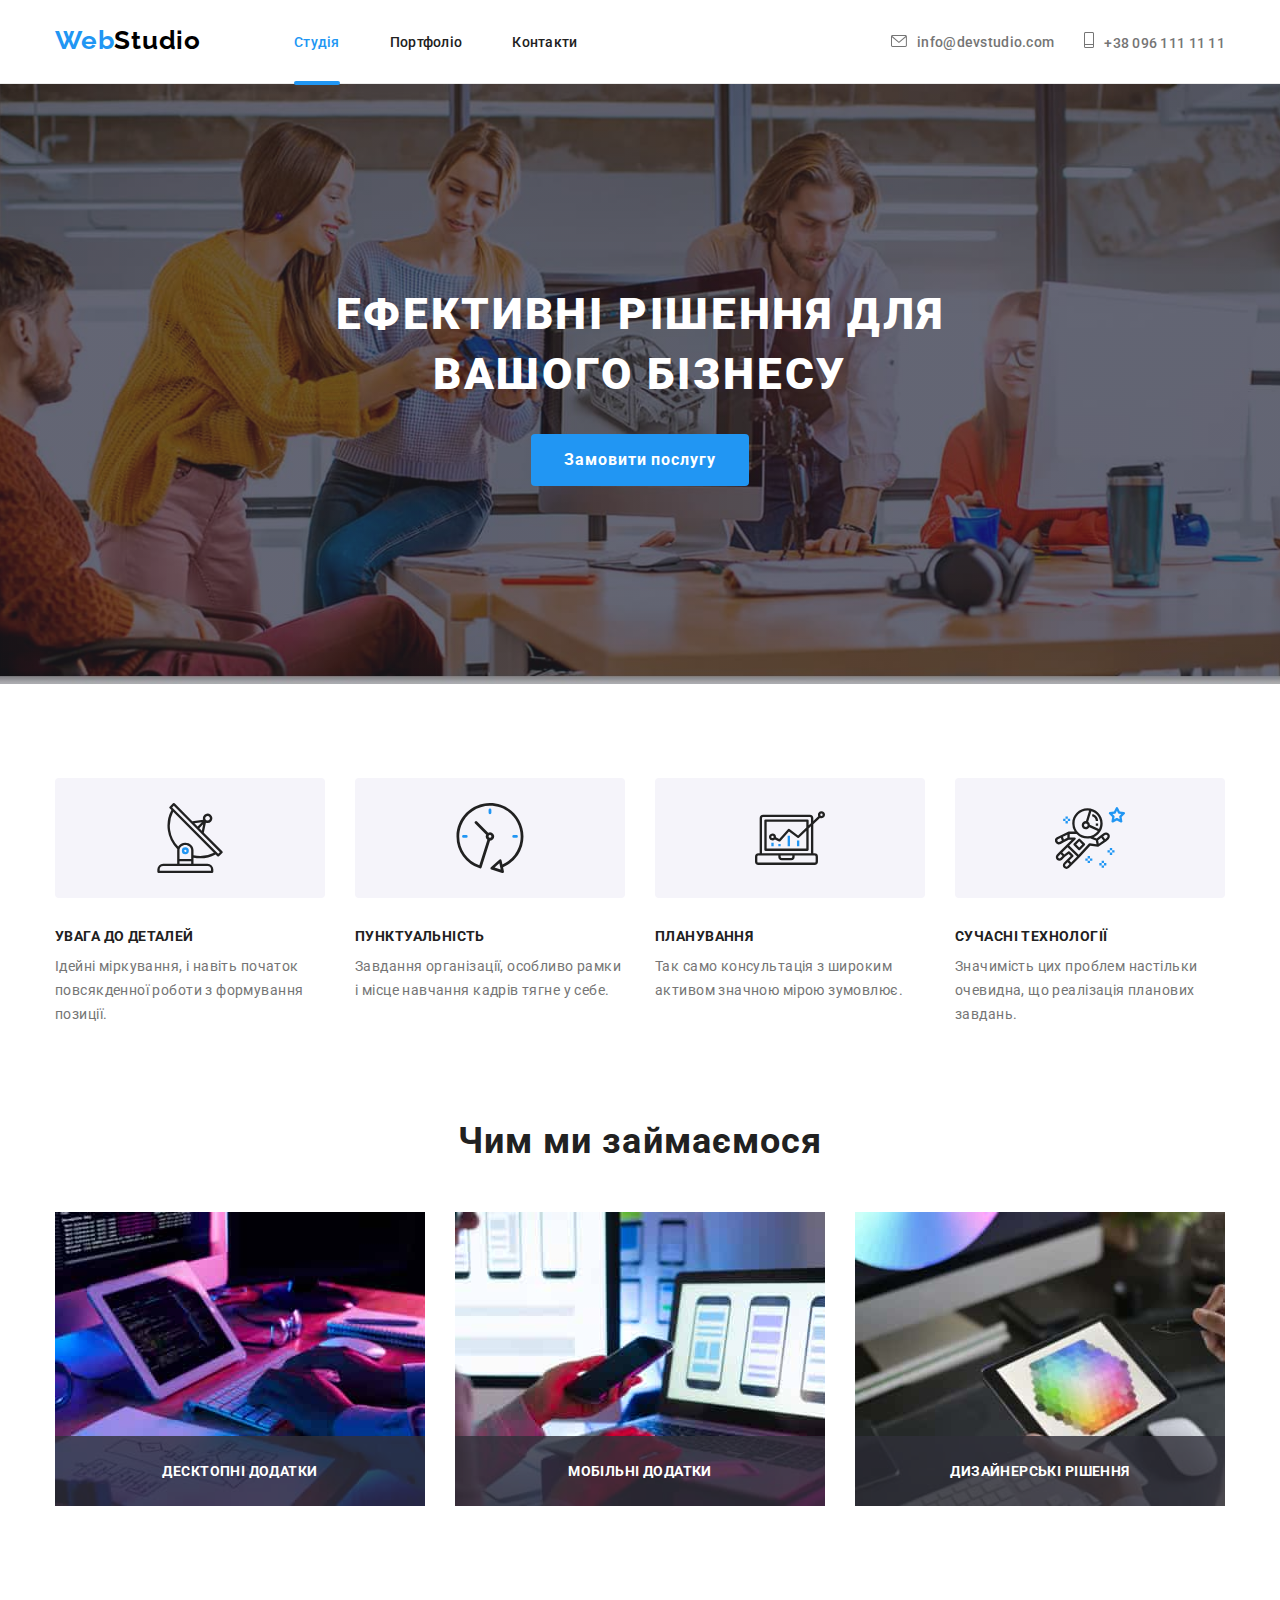
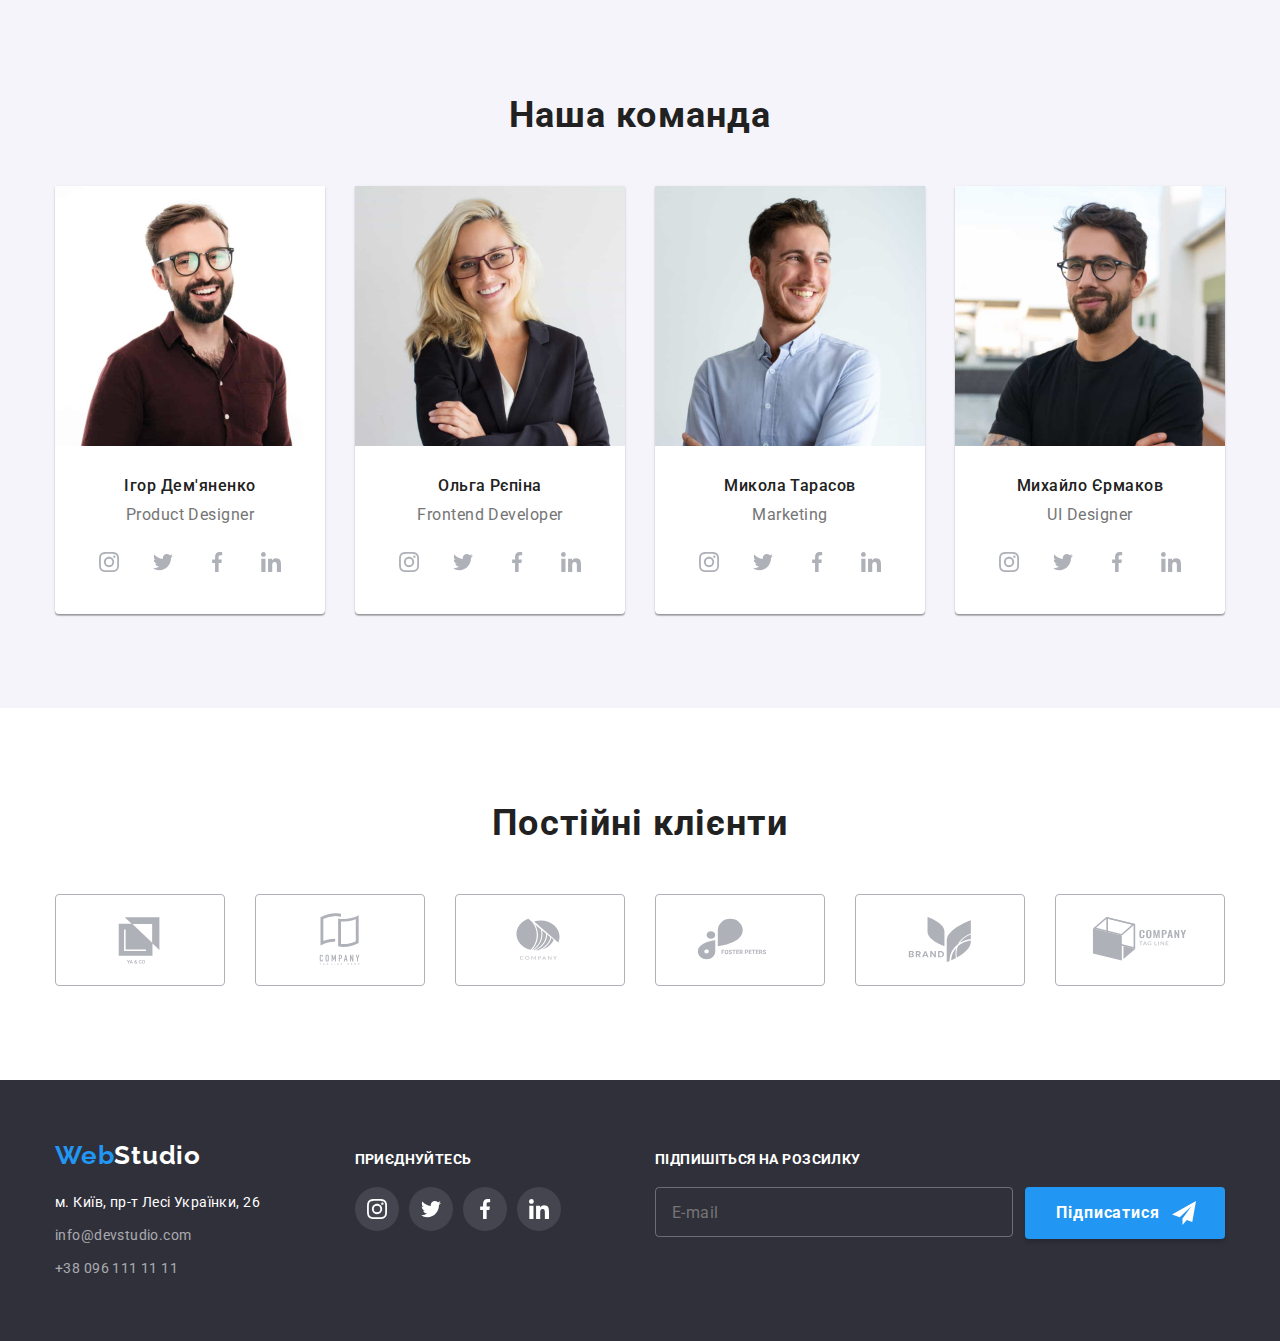
<file: index.html>
<!DOCTYPE html>
<html lang="uk">
  <head>
    <meta charset="UTF-8" />
    <meta http-equiv="X-UA-Compatible" content="IE=edge" />
    <meta name="viewport" content="width=device-width, initial-scale=1.0" />
    <title>Document</title>
    <link rel="preconnect" href="https://fonts.googleapis.com" />
    <link rel="preconnect" href="https://fonts.gstatic.com" crossorigin />
    <link
      href="https://fonts.googleapis.com/css2?family=Raleway:wght@700&family=Roboto:wght@400;500;700;900&display=swap"
      rel="stylesheet"
    />
    <link
      rel="stylesheet"
      href="https://cdnjs.cloudflare.com/ajax/libs/modern-normalize/1.1.0/modern-normalize.min.css"
    />
    <link rel="stylesheet" href="./css/main.min.css" />
  </head>
  <body>
    <header class="page-header">
      <div class="container page-header__container">
        <nav class="page-header__nav">
          <a href="./index.html" lang="en" class="logo page-header__logo link"
            >Web<span class="logo__text">Studio</span></a
          >
          <ul class="page-header__list list">
            <li>
              <a
                href="./index.html"
                class="page-header__link link page-header__link--current"
                >Студія</a
              >
            </li>
            <li>
              <a href="./portfolio.html" class="page-header__link link"
                >Портфоліо</a
              >
            </li>
            <li>
              <a href="#" class="page-header__link link">Контакти</a>
            </li>
          </ul>
        </nav>
        <ul class="page-header__contacts list">
          <li>
            <a
              href="mailto:info@devstudio.com"
              class="link page-header__link page-header__link--accent"
            >
              <span>
                <svg class="page-header__icon" width="16" height="12">
                  <use
                    href="./images/icons.svg#icon-envelope"
                  ></use></svg></span
              >info@devstudio.com</a
            >
          </li>
          <li>
            <a
              href="tel:+380961111111"
              class="link page-header__link page-header__link--accent"
            >
              <span>
                <svg class="page-header__icon" width="10" height="16">
                  <use
                    href="./images/icons.svg#icon-telephone"
                  ></use></svg></span
              >+38 096 111 11 11</a
            >
          </li>
        </ul>
      </div>
    </header>
    <main>
      <section class="hero hero__overlay">
        <div class="container">
          <h1 class="hero__title">Ефективні рішення для вашого бізнесу</h1>
          <button type="button" class="button hero__button" data-modal-open>
            Замовити послугу
          </button>
        </div>
      </section>
      <section class="features">
        <div class="container">
          <h2 class="features__main-title visually-hidden">
            Рішення для бізнесу
          </h2>
          <ul class="features__list list">
            <li class="features__item">
              <div class="features__icon-box">
                <svg width="70" height="70">
                  <use href="./images/icons.svg#icon-antenna"></use>
                </svg>
              </div>
              <h3 class="features__title">Увага до деталей</h3>
              <p class="features__text">
                Ідейні міркування, і навіть початок повсякденної роботи з
                формування позиції.
              </p>
            </li>
            <li class="features__item">
              <div class="features__icon-box">
                <svg width="70" height="70">
                  <use href="./images/icons.svg#icon-clock"></use>
                </svg>
              </div>
              <h3 class="features__title">Пунктуальність</h3>
              <p class="features__text">
                Завдання організації, особливо рамки і місце навчання кадрів
                тягне у себе.
              </p>
            </li>
            <li class="features__item">
              <div class="features__icon-box">
                <svg width="70" height="70">
                  <use href="./images/icons.svg#icon-diagram"></use>
                </svg>
              </div>
              <h3 class="features__title">Планування</h3>
              <p class="features__text">
                Так само консультація з широким активом значною мірою зумовлює.
              </p>
            </li>
            <li class="features__item">
              <div class="features__icon-box">
                <svg width="70" height="70">
                  <use href="./images/icons.svg#icon-astronaut"></use>
                </svg>
              </div>
              <h3 class="features__title">Сучасні технології</h3>
              <p class="features__text">
                Значимість цих проблем настільки очевидна, що реалізація
                планових завдань.
              </p>
            </li>
          </ul>
        </div>
      </section>
      <section class="about">
        <div class="container">
          <h2 class="about__title">Чим ми займаємося</h2>
          <ul class="about__list list">
            <li>
              <div class="about__overlay">
                <img
                  src="./images/tablet-and-keyboard.jpg"
                  alt="Людина набирає текст на клавіатурі"
                  width="370"
                />
                <div class="about__box">
                  <p class="about__text">Десктопні додатки</p>
                </div>
              </div>
            </li>
            <li>
              <div class="about__overlay">
                <img
                  src="./images/img-phone-and-laptop.jpg"
                  alt="Людина працює з ноутбуком та телефоном"
                  width="370"
                />
                <div class="about__box">
                  <p class="about__text">Мобільні додатки</p>
                </div>
              </div>
            </li>
            <li>
              <div class="about__overlay">
                <img
                  src="./images/img-a-tablet-with-a-color-chart.jpg"
                  alt="Людина обирає кольорову гаму на планшеті"
                  width="370"
                />
                <div class="about__box">
                  <p class="about__text">Дизайнерські рішення</p>
                </div>
              </div>
            </li>
          </ul>
        </div>
      </section>
      <section class="team">
        <div class="container">
          <h2 class="team__main-title">Наша команда</h2>
          <ul class="team__list list">
            <li class="cards">
              <img
                src="./images/img-product-designer.jpg"
                alt="Світло-русий бородатий чоловік в окулярах"
                width="270"
              />
              <div class="cards__container">
                <h3 class="cards__title">Ігор дем'яненко</h3>
                <p lang="en" class="cards__text">Product designer</p>
                <ul class="list social-networks">
                  <li>
                    <a href="" class="link social-networks__link">
                      <svg class="social-networks__icon" width="20" height="20">
                        <use href="./images/icons.svg#icon-instagram"></use>
                      </svg>
                    </a>
                  </li>
                  <li>
                    <a href="" class="link social-networks__link">
                      <svg class="social-networks__icon" width="20" height="20">
                        <use href="./images/icons.svg#icon-twitter"></use>
                      </svg>
                    </a>
                  </li>
                  <li>
                    <a href="" class="link social-networks__link">
                      <svg class="social-networks__icon" width="20" height="20">
                        <use href="./images/icons.svg#icon-facebook"></use>
                      </svg>
                    </a>
                  </li>
                  <li>
                    <a href="" class="link social-networks__link">
                      <svg class="social-networks__icon" width="20" height="20">
                        <use href="./images/icons.svg#icon-linkedin"></use>
                      </svg>
                    </a>
                  </li>
                </ul>
              </div>
            </li>
            <li class="cards">
              <img
                src="./images/frontend-developer.jpg"
                alt="Блондинка в окулярах"
                width="270"
              />
              <div class="cards__container">
                <h3 class="cards__title">Ольга рєпіна</h3>
                <p lang="en" class="cards__text">Frontend developer</p>
                <ul class="list social-networks">
                  <li>
                    <a href="" class="link social-networks__link">
                      <svg class="social-networks__icon" width="20" height="20">
                        <use href="./images/icons.svg#icon-instagram"></use>
                      </svg>
                    </a>
                  </li>
                  <li>
                    <a href="" class="link social-networks__link">
                      <svg class="social-networks__icon" width="20" height="20">
                        <use href="./images/icons.svg#icon-twitter"></use>
                      </svg>
                    </a>
                  </li>
                  <li>
                    <a href="" class="link social-networks__link">
                      <svg class="social-networks__icon" width="20" height="20">
                        <use href="./images/icons.svg#icon-facebook"></use>
                      </svg>
                    </a>
                  </li>
                  <li>
                    <a href="" class="link social-networks__link">
                      <svg class="social-networks__icon" width="20" height="20">
                        <use href="./images/icons.svg#icon-linkedin"></use>
                      </svg>
                    </a>
                  </li>
                </ul>
              </div>
            </li>
            <li class="cards">
              <img
                src="./images/marketing.jpg"
                alt="Хлопець в сорочці з ефектом триденної щетини"
                width="270"
              />
              <div class="cards__container">
                <h3 class="cards__title">Микола тарасов</h3>
                <p lang="en" class="cards__text">Marketing</p>
                <ul class="list social-networks">
                  <li>
                    <a href="" class="link social-networks__link">
                      <svg class="social-networks__icon" width="20" height="20">
                        <use href="./images/icons.svg#icon-instagram"></use>
                      </svg>
                    </a>
                  </li>
                  <li>
                    <a href="" class="link social-networks__link">
                      <svg class="social-networks__icon" width="20" height="20">
                        <use href="./images/icons.svg#icon-twitter"></use>
                      </svg>
                    </a>
                  </li>
                  <li>
                    <a href="" class="link social-networks__link">
                      <svg class="social-networks__icon" width="20" height="20">
                        <use href="./images/icons.svg#icon-facebook"></use>
                      </svg>
                    </a>
                  </li>
                  <li>
                    <a href="" class="link social-networks__link">
                      <svg class="social-networks__icon" width="20" height="20">
                        <use href="./images/icons.svg#icon-linkedin"></use>
                      </svg>
                    </a>
                  </li>
                </ul>
              </div>
            </li>
            <li class="cards">
              <img
                src="./images/ui-designer.jpg"
                alt="Чорнявий хлопець в окулярах"
                width="270"
              />
              <div class="cards__container">
                <h3 class="cards__title">Михайло єрмаков</h3>
                <p lang="en" class="cards__text">UI designer</p>
                <ul class="list social-networks">
                  <li>
                    <a href="" class="link social-networks__link">
                      <svg class="social-networks__icon" width="20" height="20">
                        <use href="./images/icons.svg#icon-instagram"></use>
                      </svg>
                    </a>
                  </li>
                  <li>
                    <a href="" class="link social-networks__link">
                      <svg class="social-networks__icon" width="20" height="20">
                        <use href="./images/icons.svg#icon-twitter"></use>
                      </svg>
                    </a>
                  </li>
                  <li>
                    <a href="" class="link social-networks__link">
                      <svg class="social-networks__icon" width="20" height="20">
                        <use href="./images/icons.svg#icon-facebook"></use>
                      </svg>
                    </a>
                  </li>
                  <li>
                    <a href="" class="link social-networks__link">
                      <svg class="social-networks__icon" width="20" height="20">
                        <use href="./images/icons.svg#icon-linkedin"></use>
                      </svg>
                    </a>
                  </li>
                </ul>
              </div>
            </li>
          </ul>
        </div>
      </section>
      <section class="clients">
        <div class="container">
          <h2 class="clients__title">Постійні клієнти</h2>
          <ul class="list clients__list">
            <li class="clients__item">
              <a href="" class="link clients__link">
                <svg class="clients__icon" width="106" height="60">
                  <use href="./images/icons.svg#icon-Logo-1"></use>
                </svg>
              </a>
            </li>
            <li class="clients__item">
              <a href="" class="link clients__link">
                <svg class="clients__icon" width="106" height="60">
                  <use href="./images/icons.svg#icon-Logo-2"></use>
                </svg>
              </a>
            </li>
            <li class="clients__item">
              <a href="" class="link clients__link">
                <svg class="clients__icon" width="106" height="60">
                  <use href="./images/icons.svg#icon-Logo-3"></use>
                </svg>
              </a>
            </li>
            <li class="clients__item">
              <a href="" class="link clients__link">
                <svg class="clients__icon" width="106" height="60">
                  <use href="./images/icons.svg#icon-Logo-4"></use>
                </svg>
              </a>
            </li>
            <li class="clients__item">
              <a href="" class="link clients__link">
                <svg class="clients__icon" width="106" height="60">
                  <use href="./images/icons.svg#icon-Logo-5"></use>
                </svg>
              </a>
            </li>
            <li class="clients__item">
              <a href="" class="link clients__link">
                <svg class="clients__icon" width="106" height="60">
                  <use href="./images/icons.svg#icon-Logo-6"></use>
                </svg>
              </a>
            </li>
          </ul>
        </div>
      </section>
    </main>
    <footer class="footer">
      <div class="container footer__container">
        <div>
          <a href="./index.html" lang="en" class="logo link"
            >Web<span class="logo__text--inverse">Studio</span></a
          >
          <address class="footer__address">
            <ul class="footer__list list">
              <li>
                <a
                  href="https://goo.gl/maps/CPtrU1FHBa2aNyZL9"
                  target="_blank"
                  rel="noopener noreferrer nofollow"
                  class="link footer__link-map"
                  >м. Київ, пр-т Лесі Українки, 26
                </a>
              </li>
              <li>
                <a href="mailto:info@devstudio.com" class="link footer__link"
                  >info@devstudio.com</a
                >
              </li>
              <li>
                <a href="tel:+380961111111" class="link footer__link"
                  >+38 096 111 11 11</a
                >
              </li>
            </ul>
          </address>
        </div>
        <div>
          <p class="footer__text">Приєднуйтесь</p>
          <ul class="list social-networks">
            <li>
              <a
                href=""
                class="link social-networks__link social-networks__link--white"
              >
                <svg class="social-networks__icon" width="20" height="20">
                  <use href="./images/icons.svg#icon-instagram"></use>
                </svg>
              </a>
            </li>
            <li>
              <a
                href=""
                class="link social-networks__link social-networks__link--white"
              >
                <svg class="social-networks__icon" width="20" height="20">
                  <use href="./images/icons.svg#icon-twitter"></use>
                </svg>
              </a>
            </li>
            <li>
              <a
                href=""
                class="link social-networks__link social-networks__link--white"
              >
                <svg class="social-networks__icon" width="20" height="20">
                  <use href="./images/icons.svg#icon-facebook"></use>
                </svg>
              </a>
            </li>
            <li>
              <a
                href=""
                class="link social-networks__link social-networks__link--white"
              >
                <svg class="social-networks__icon" width="20" height="20">
                  <use href="./images/icons.svg#icon-linkedin"></use>
                </svg>
              </a>
            </li>
          </ul>
        </div>
        <div>
          <p class="footer__text">Підпишіться на розсилку</p>
          <form name="subscribe-form">
            <div class="footer__subscribe-container">
              <input
                class="footer__input"
                id="subscribe-email"
                type="email"
                name="subscribe-email"
                placeholder="E-mail"
              />
              <label class="visually-hidden" for="subscribe-email"
                >E-mail</label
              >

              <button type="submit" class="button footer__button">
                Підписатися
                <svg class="footer__button__icon" width="24" height="24">
                  <use href="./images/icons.svg#icon-send"></use>
                </svg>
              </button>
            </div>
          </form>
        </div>
      </div>
    </footer>
    <div class="backdrop is-hidden" data-modal>
      <div class="modal">
        <button type="button" class="modal__close-button" data-modal-close>
          <svg class="modal__close-icon" width="18" height="18">
            <use href="./images/icons.svg#icon-close"></use>
          </svg>
        </button>
        <p class="modal__text">Залиште свої дані, ми вам передзвонимо</p>
        <form name="contact-form">
          <label class="modal__label" for="person-name">Імʼя</label>
          <div class="modal__container">
            <input
              class="modal__input"
              id="person-name"
              type="text"
              name="person-name"
            />
            <svg class="modal__icon" width="18" height="18">
              <use href="./images/icons.svg#icon-person"></use>
            </svg>
          </div>

          <label class="modal__label" for="person-phone">Телефон</label>
          <div class="modal__container">
            <input
              class="modal__input"
              id="person-phone"
              type="tel"
              name="person-phone"
            />
            <svg class="modal__icon" width="18" height="18">
              <use href="./images/icons.svg#icon-phone"></use>
            </svg>
          </div>

          <label class="modal__label" for="person-mail">Пошта</label>
          <div class="modal__container">
            <input
              class="modal__input"
              id="person-mail"
              type="email"
              name="person-mail"
            />
            <svg class="modal__icon" width="18" height="18">
              <use href="./images/icons.svg#icon-email"></use>
            </svg>
          </div>

          <label class="modal__label" for="person-comment">Коментар</label>
          <textarea
            class="modal__comment"
            id="person-comment"
            name="person-comment"
            placeholder="Введіть текст"
          ></textarea>

          <div class="modal__container-checkbox">
            <label class="modal__checkbox-label" for="terms-checkbox">
              <input
                class="modal__checkbox-input visually-hidden"
                id="terms-checkbox"
                type="checkbox"
                name="terms-checkbox"
              />
              <span class="modal__checkbox-box">
                <svg width="15" height="16">
                  <use href="./images/icons.svg#icon-check"></use>
                </svg>
              </span>
              Погоджуюся з розсилкою та приймаю
              <a class="modal__checkbox-link" href="#">Умови договору</a></label
            >
          </div>

          <button type="submit" class="button modal__button">Відправити</button>
        </form>
      </div>
    </div>
    <script src="./js/modal.js"></script>
  </body>
</html>
</file>
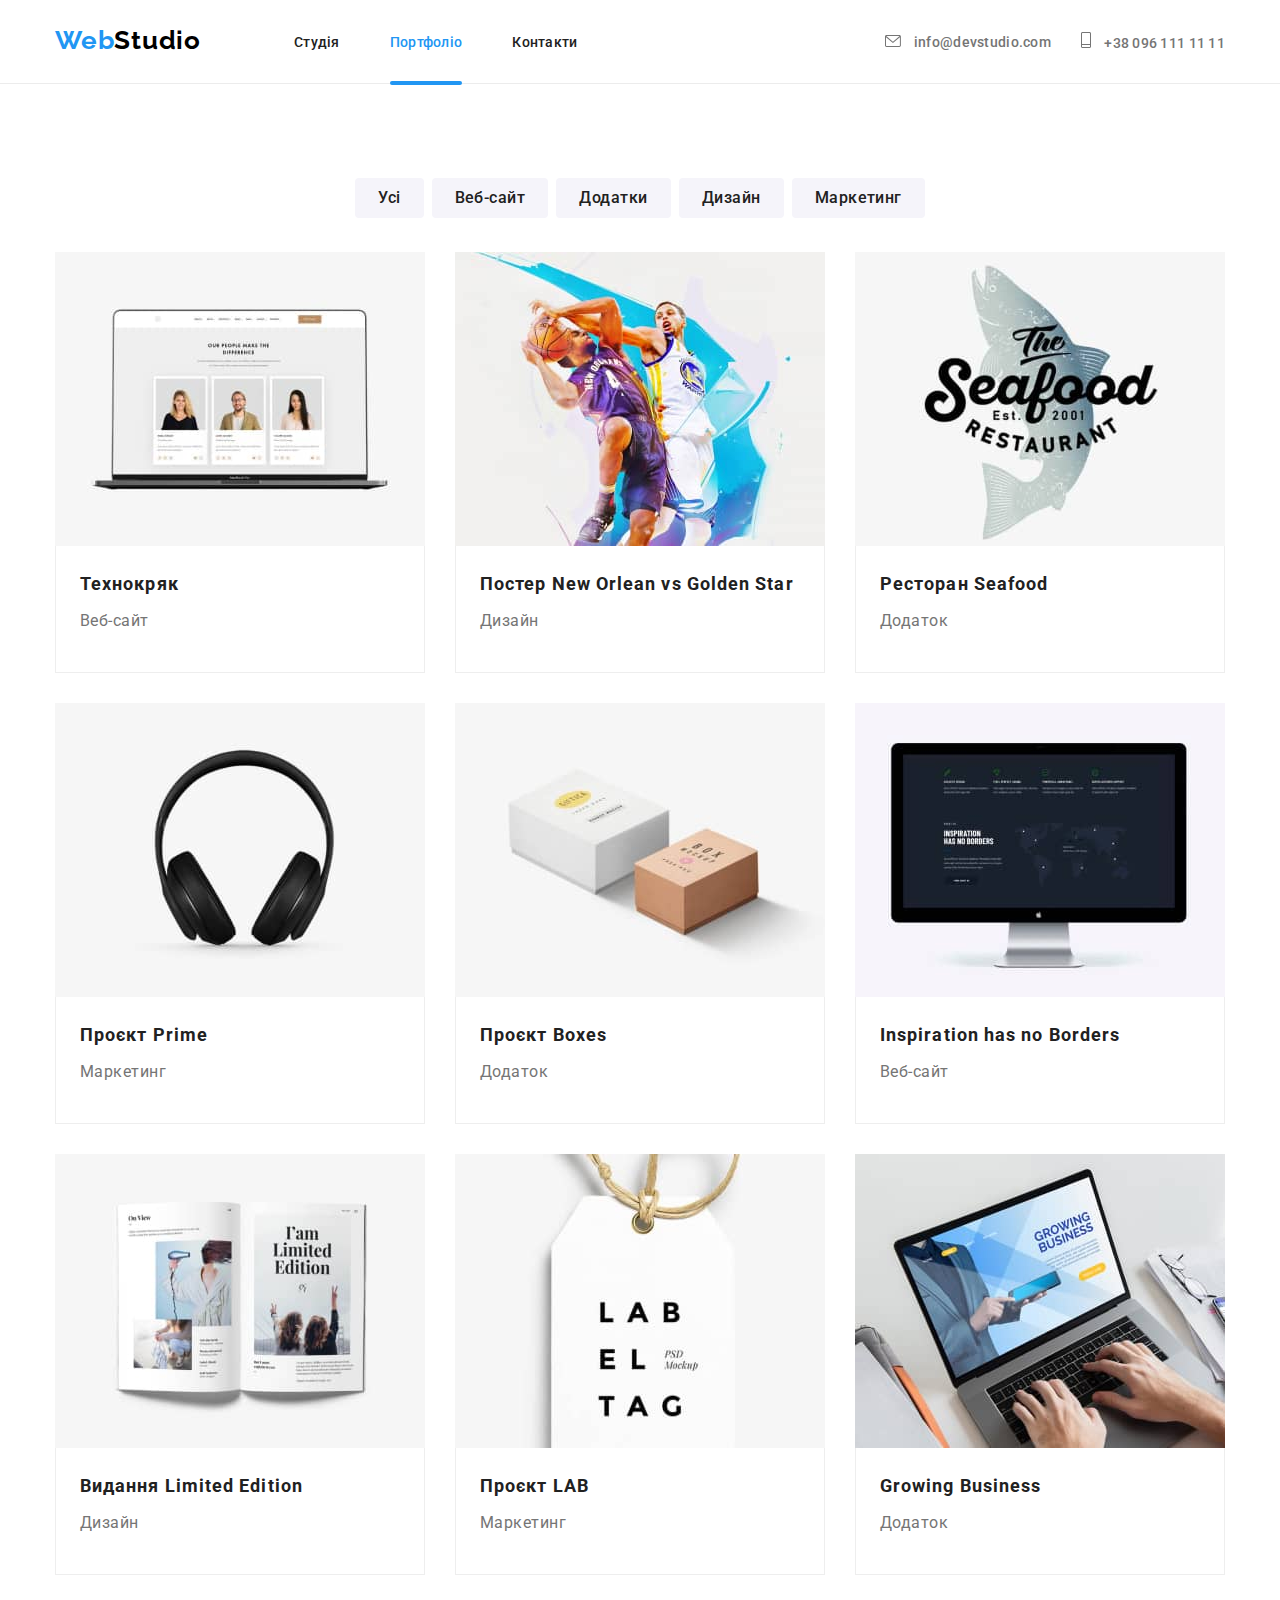
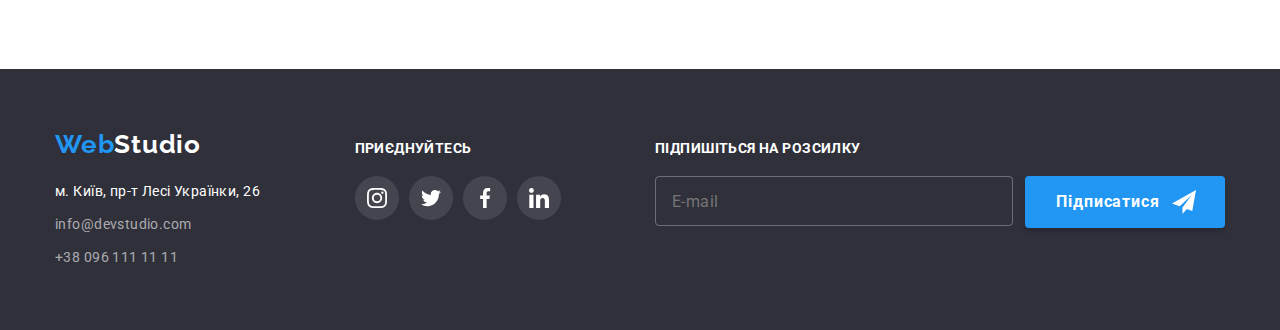
<file: portfolio.html>
<!DOCTYPE html>
<html lang="uk">
  <head>
    <meta charset="UTF-8" />
    <meta http-equiv="X-UA-Compatible" content="IE=edge" />
    <meta name="viewport" content="width=device-width, initial-scale=1.0" />
    <title>Document</title>
    <link rel="preconnect" href="https://fonts.googleapis.com" />
    <link rel="preconnect" href="https://fonts.gstatic.com" crossorigin />
    <link
      href="https://fonts.googleapis.com/css2?family=Raleway:wght@700&family=Roboto:wght@400;500;700;900&display=swap"
      rel="stylesheet"
    />
    <link
      rel="stylesheet"
      href="https://cdnjs.cloudflare.com/ajax/libs/modern-normalize/1.1.0/modern-normalize.min.css"
    />
    <link rel="stylesheet" href="./css/main.min.css" />
  </head>
  <body>
    <header class="page-header">
      <div class="container page-header__container">
        <nav class="page-header__nav">
          <a href="./index.html" lang="en" class="logo page-header__logo link"
            >Web<span class="logo__text">Studio</span></a
          >
          <ul class="page-header__list list">
            <li>
              <a href="./index.html" class="page-header__link link">Студія</a>
            </li>
            <li>
              <a
                href="./portfolio.html"
                class="page-header__link link page-header__link--current"
                >Портфоліо</a
              >
            </li>
            <li>
              <a href="#" class="page-header__link link">Контакти</a>
            </li>
          </ul>
        </nav>
        <ul class="page-header__contacts list">
          <li>
            <a
              href="mailto:info@devstudio.com"
              class="link page-header__link page-header__link--accent"
            >
              <span>
                <svg class="page-header__icon" width="16" height="12">
                  <use href="./images/icons.svg#icon-envelope"></use>
                </svg> </span
              >info@devstudio.com</a
            >
          </li>
          <li>
            <a
              href="tel:+380961111111"
              class="link page-header__link page-header__link--accent"
            >
              <span>
                <svg class="page-header__icon" width="10" height="16">
                  <use href="./images/icons.svg#icon-telephone"></use>
                </svg> </span
              >+38 096 111 11 11</a
            >
          </li>
        </ul>
      </div>
    </header>
    <main>
      <section class="portfolio">
        <div class="container">
          <h1 class="portfolio__title visually-hidden">Наші роботи</h1>
          <ul class="portfolio__filter list">
            <li>
              <button type="button" class="button portfolio__button">
                Усі
              </button>
            </li>
            <li>
              <button type="button" class="button portfolio__button">
                Веб-сайт
              </button>
            </li>
            <li>
              <button type="button" class="button portfolio__button">
                Додатки
              </button>
            </li>
            <li>
              <button type="button" class="button portfolio__button">
                Дизайн
              </button>
            </li>
            <li>
              <button type="button" class="button portfolio__button">
                Маркетинг
              </button>
            </li>
          </ul>
          <ul class="portfolio__cards-list list">
            <li>
              <a href="" class="link cards portfolio__cards">
                <div class="cards__box-overlay">
                  <img
                    src="./images/img-tehnokriak.jpg"
                    alt="Сторінка сайту на якій зображені троє людей"
                    width="370"
                  />
                  <div class="cards__overlay">
                    <p class="cards__text cards__text--white">
                      Ресурс пропонує комплексні пропозиції з різним рівнем
                      функціоналу та сервісів. Все це дозволить відвідувачу
                      отримати вичерпні відомості про компанію чи приватну
                      особу.
                    </p>
                  </div>
                </div>
                <div class="cards__container cards__container--small">
                  <h2 class="cards__title cards__title--bigger">Технокряк</h2>
                  <p class="cards__text cards__text--accent">Веб-сайт</p>
                </div>
              </a>
            </li>
            <li>
              <a href="" class="link cards portfolio__cards">
                <div class="cards__box-overlay">
                  <img
                    src="./images/img-poster.jpg"
                    alt="Постер з баскетболістами"
                    width="370"
                  />
                  <div class="cards__overlay">
                    <p class="cards__text cards__text--white">
                      Ресурс пропонує комплексні пропозиції з різним рівнем
                      функціоналу та сервісів. Все це дозволить відвідувачу
                      отримати вичерпні відомості про компанію чи приватну
                      особу.
                    </p>
                  </div>
                </div>
                <div class="cards__container cards__container--small">
                  <h2 class="cards__title cards__title--bigger">
                    Постер
                    <span lang="en"
                      >new orlean
                      <span
                        class="cards__title cards__title--bigger cards__title--accent"
                        >vs</span
                      >
                      golden star</span
                    >
                  </h2>
                  <p class="cards__text cards__text--accent">Дизайн</p>
                </div>
              </a>
            </li>
            <li>
              <a href="" class="link cards portfolio__cards">
                <div class="cards__box-overlay">
                  <img
                    src="./images/img-restaurant.jpg"
                    alt="Назва ресторану зображена на фоні риби"
                    width="370"
                  />
                  <div class="cards__overlay">
                    <p class="cards__text cards__text--white">
                      Ресурс пропонує комплексні пропозиції з різним рівнем
                      функціоналу та сервісів. Все це дозволить відвідувачу
                      отримати вичерпні відомості про компанію чи приватну
                      особу.
                    </p>
                  </div>
                </div>
                <div class="cards__container cards__container--small">
                  <h2 class="cards__title cards__title--bigger">
                    Ресторан <span lang="en">seafood</span>
                  </h2>
                  <p class="cards__text cards__text--accent">Додаток</p>
                </div>
              </a>
            </li>
            <li>
              <a href="" class="link cards portfolio__cards">
                <div class="cards__box-overlay">
                  <img
                    src="./images/img-project.jpg"
                    alt="Навушники"
                    width="370"
                  />
                  <div class="cards__overlay">
                    <p class="cards__text cards__text--white">
                      Ресурс пропонує комплексні пропозиції з різним рівнем
                      функціоналу та сервісів. Все це дозволить відвідувачу
                      отримати вичерпні відомості про компанію чи приватну
                      особу.
                    </p>
                  </div>
                </div>
                <div class="cards__container cards__container--small">
                  <h2 class="cards__title cards__title--bigger">
                    Проєкт <span lang="en">prime</span>
                  </h2>
                  <p class="cards__text cards__text--accent">Маркетинг</p>
                </div>
              </a>
            </li>
            <li>
              <a href="" class="link cards portfolio__cards">
                <div class="cards__box-overlay">
                  <img
                    src="./images/img-boxes.jpg"
                    alt="дві коробки"
                    width="370"
                  />
                  <div class="cards__overlay">
                    <p class="cards__text cards__text--white">
                      Ресурс пропонує комплексні пропозиції з різним рівнем
                      функціоналу та сервісів. Все це дозволить відвідувачу
                      отримати вичерпні відомості про компанію чи приватну
                      особу.
                    </p>
                  </div>
                </div>
                <div class="cards__container cards__container--small">
                  <h2 class="cards__title cards__title--bigger">
                    Проєкт <span lang="en">boxes</span>
                  </h2>
                  <p class="cards__text cards__text--accent">Додаток</p>
                </div>
              </a>
            </li>
            <li>
              <a href="" class="link cards portfolio__cards">
                <div class="cards__box-overlay">
                  <img
                    src="./images/img-web-site.jpg"
                    alt="монітор компʼютера на якому зображена сторінка сайту"
                    width="370"
                  />
                  <div class="cards__overlay">
                    <p class="cards__text cards__text--white">
                      Ресурс пропонує комплексні пропозиції з різним рівнем
                      функціоналу та сервісів. Все це дозволить відвідувачу
                      отримати вичерпні відомості про компанію чи приватну
                      особу.
                    </p>
                  </div>
                </div>
                <div class="cards__container cards__container--small">
                  <h2 lang="en" class="cards__title cards__title--bigger">
                    Inspiration
                    <span
                      class="cards__title cards__title--bigger cards__title--accent"
                      >has no</span
                    >
                    borders
                  </h2>
                  <p class="cards__text cards__text--accent">Веб-сайт</p>
                </div>
              </a>
            </li>
            <li>
              <a href="" class="link cards portfolio__cards">
                <div class="cards__box-overlay">
                  <img
                    src="./images/img-magazine.jpg"
                    alt="сторнінки журналу на яких зображені жінки"
                    width="370"
                  />
                  <div class="cards__overlay">
                    <p class="cards__text cards__text--white">
                      Ресурс пропонує комплексні пропозиції з різним рівнем
                      функціоналу та сервісів. Все це дозволить відвідувачу
                      отримати вичерпні відомості про компанію чи приватну
                      особу.
                    </p>
                  </div>
                </div>
                <div class="cards__container cards__container--small">
                  <h2 class="cards__title cards__title--bigger">
                    Видання <span lang="en">limited edition</span>
                  </h2>
                  <p class="cards__text cards__text--accent">Дизайн</p>
                </div>
              </a>
            </li>
            <li>
              <a href="" class="link cards portfolio__cards">
                <div class="cards__box-overlay">
                  <img
                    src="./images/img-project2.jpg"
                    alt="логотип"
                    width="370"
                  />
                  <div class="cards__overlay">
                    <p class="cards__text cards__text--white">
                      Ресурс пропонує комплексні пропозиції з різним рівнем
                      функціоналу та сервісів. Все це дозволить відвідувачу
                      отримати вичерпні відомості про компанію чи приватну
                      особу.
                    </p>
                  </div>
                </div>
                <div class="cards__container cards__container--small">
                  <h2 class="cards__title cards__title--bigger">
                    Проєкт
                    <span
                      lang="en"
                      class="cards__title cards__title--bigger cards__title--uppercase"
                      >lab</span
                    >
                  </h2>
                  <p class="cards__text cards__text--accent">Маркетинг</p>
                </div>
              </a>
            </li>
            <li>
              <a href="" class="link cards portfolio__cards">
                <div class="cards__box-overlay">
                  <img
                    src="./images/img-growing-business.jpg"
                    alt="екран ноутбуку з сторінкою сайта на екрані"
                    width="370"
                  />
                  <div class="cards__overlay">
                    <p class="cards__text cards__text--white">
                      Ресурс пропонує комплексні пропозиції з різним рівнем
                      функціоналу та сервісів. Все це дозволить відвідувачу
                      отримати вичерпні відомості про компанію чи приватну
                      особу.
                    </p>
                  </div>
                </div>
                <div class="cards__container cards__container--small">
                  <h2 lang="en" class="cards__title cards__title--bigger">
                    Growing business
                  </h2>
                  <p class="cards__text cards__text--accent">Додаток</p>
                </div>
              </a>
            </li>
          </ul>
        </div>
      </section>
    </main>
    <footer class="footer">
      <div class="container footer__container">
        <div>
          <a href="./index.html" lang="en" class="logo link"
            >Web<span class="logo__text--inverse">Studio</span></a
          >
          <address class="footer__address">
            <ul class="footer__list list">
              <li>
                <a
                  href="https://goo.gl/maps/CPtrU1FHBa2aNyZL9"
                  target="_blank"
                  rel="noopener noreferrer nofollow"
                  class="link footer__link-map"
                  >м. Київ, пр-т Лесі Українки, 26
                </a>
              </li>
              <li>
                <a href="mailto:info@devstudio.com" class="link footer__link"
                  >info@devstudio.com</a
                >
              </li>
              <li>
                <a href="tel:+380961111111" class="link footer__link"
                  >+38 096 111 11 11</a
                >
              </li>
            </ul>
          </address>
        </div>
        <div>
          <p class="footer__text">Приєднуйтесь</p>
          <ul class="list social-networks">
            <li>
              <a
                href=""
                class="link social-networks__link social-networks__link--white"
              >
                <svg class="social-networks__icon" width="20" height="20">
                  <use href="./images/icons.svg#icon-instagram"></use>
                </svg>
              </a>
            </li>
            <li>
              <a
                href=""
                class="link social-networks__link social-networks__link--white"
              >
                <svg class="social-networks__icon" width="20" height="20">
                  <use href="./images/icons.svg#icon-twitter"></use>
                </svg>
              </a>
            </li>
            <li>
              <a
                href=""
                class="link social-networks__link social-networks__link--white"
              >
                <svg class="social-networks__icon" width="20" height="20">
                  <use href="./images/icons.svg#icon-facebook"></use>
                </svg>
              </a>
            </li>
            <li>
              <a
                href=""
                class="link social-networks__link social-networks__link--white"
              >
                <svg class="social-networks__icon" width="20" height="20">
                  <use href="./images/icons.svg#icon-linkedin"></use>
                </svg>
              </a>
            </li>
          </ul>
        </div>
        <div>
          <p class="footer__text">Підпишіться на розсилку</p>
          <form name="subscribe-form">
            <div class="footer__subscribe-container">
              <input
                class="footer__input"
                id="subscribe-email"
                type="email"
                name="subscribe-email"
                placeholder="E-mail"
              />
              <label class="visually-hidden" for="subscribe-email"
                >E-mail</label
              >

              <button type="submit" class="button footer__button">
                Підписатися
                <svg class="footer__button__icon" width="24" height="24">
                  <use href="./images/icons.svg#icon-send"></use>
                </svg>
              </button>
            </div>
          </form>
        </div>
      </div>
    </footer>
  </body>
</html>
</file>
<file: css/main.min.css>
:root{--primary-text-color: #757575;--title-text-color: #212121;--accent-color: #2196f3;--white-color: #ffffff;--background-color-hero: #2f303a;--button-active-color: #188ce8;--background-color-secondary: #f5f4fa;--primary-logo-color: #afb1b8;--time-transition: cubic-bezier(0.4, 0, 0.2, 1)}body{font-family:Roboto,sans-serif;background-color:var(--white-color);color:var(--primary-text-color)}h1,h2,h3,p{margin-top:0;margin-bottom:0}img{display:block;max-width:100%;height:auto}.list{margin:0;padding:0;list-style:none}.link{text-decoration:none;font-style:normal;display:block;color:currentColor}.visually-hidden{position:absolute;white-space:nowrap;width:1px;height:1px;overflow:hidden;border:0;padding:0;clip:rect(0 0 0 0);-webkit-clip-path:inset(50%);clip-path:inset(50%);margin:-1px}.about{padding-top:0;padding-bottom:94px}.about__title{margin-bottom:50px;font-size:36px;line-height:1.1666666667;letter-spacing:.03em;text-align:center;color:var(--title-text-color)}.about__list{display:-webkit-box;display:-ms-flexbox;display:flex;-ms-flex-line-pack:center;align-content:center;gap:30px}.about__overlay{position:relative}.about__box{position:absolute;bottom:0;left:0;display:-webkit-box;display:-ms-flexbox;display:flex;-webkit-box-pack:center;-ms-flex-pack:center;justify-content:center;-webkit-box-align:center;-ms-flex-align:center;align-items:center;width:100%;min-height:70px;background-color:rgba(47,48,58,.8)}.about__text{color:var(--white-color);font-weight:700;font-size:14px;line-height:1.1428571429;letter-spacing:.03em;text-transform:uppercase}.clients{padding-top:94px;padding-bottom:94px}.clients__title{margin-bottom:50px;font-size:36px;line-height:1.1666666667;letter-spacing:.03em;text-align:center;color:var(--title-text-color)}.clients__list{display:-webkit-box;display:-ms-flexbox;display:flex;gap:30px}.clients__item{width:170px;height:92px}.clients__link{width:100%;height:100%;display:-webkit-box;display:-ms-flexbox;display:flex;-webkit-box-pack:center;-ms-flex-pack:center;justify-content:center;-webkit-box-align:center;-ms-flex-align:center;align-items:center;color:var(--primary-logo-color);border:1px solid var(--primary-logo-color);border-radius:4px;-webkit-transition:color 250ms var(--time-transition),border 250ms var(--time-transition);transition:color 250ms var(--time-transition),border 250ms var(--time-transition)}.clients__link:hover,.clients__link:focus{color:var(--accent-color);border:1px solid var(--accent-color)}.clients__icon{fill:currentColor}.features{padding-top:94px;padding-bottom:94px}.features__main-title{margin-bottom:50px;font-size:36px;line-height:1.1666666667;letter-spacing:.03em;text-align:center;color:var(--title-text-color)}.features__list{display:-webkit-box;display:-ms-flexbox;display:flex;-ms-flex-line-pack:center;align-content:center;gap:30px}.features__item{width:270px}.features__icon-box{margin-bottom:30px;display:-webkit-box;display:-ms-flexbox;display:flex;-webkit-box-pack:center;-ms-flex-pack:center;justify-content:center;-webkit-box-align:center;-ms-flex-align:center;align-items:center;width:270px;height:120px;background:var(--background-color-secondary);border-radius:4px}.features__title{margin-bottom:10px;font-size:14px;line-height:1.1428571429;letter-spacing:.03em;text-transform:uppercase;color:var(--title-text-color)}.features__text{font-size:14px;line-height:1.7142857143;letter-spacing:.03em}.footer{padding-top:60px;padding-bottom:60px;font-size:14px;line-height:1.7;background-color:var(--background-color-hero)}.footer__container{display:-webkit-box;display:-ms-flexbox;display:flex;-webkit-box-align:baseline;-ms-flex-align:baseline;align-items:baseline;-webkit-box-pack:justify;-ms-flex-pack:justify;justify-content:space-between}.footer__address{margin-top:20px}.footer__link{color:rgba(255,255,255,.6);letter-spacing:.03em;-webkit-transition:color 250ms var(--time-transition);transition:color 250ms var(--time-transition)}.footer__link:hover,.footer__link:focus{color:var(--accent-color)}.footer__link-map{color:var(--white-color);letter-spacing:.03em}.footer__list{display:-webkit-box;display:-ms-flexbox;display:flex;-webkit-box-orient:vertical;-webkit-box-direction:normal;-ms-flex-direction:column;flex-direction:column;gap:9px}.footer__text{margin-bottom:20px;color:var(--white-color);font-weight:700;font-size:14px;line-height:1.1428571429;letter-spacing:.03em;text-transform:uppercase;text-align:left}.footer__subscribe-container{display:-webkit-box;display:-ms-flexbox;display:flex}.footer__input{padding:15px 16px;border:1px solid rgba(255,255,255,.3);border-radius:4px;width:358px;height:50px;margin-right:12px;color:var(--white-color);background-color:rgba(0,0,0,0);outline:none}.footer__input:-moz-placeholder-shown{font-size:16px;line-height:1.25;letter-spacing:.03em;color:rgba(255,255,255,.6)}.footer__input:-ms-input-placeholder{font-size:16px;line-height:1.25;letter-spacing:.03em;color:rgba(255,255,255,.6)}.footer__input:placeholder-shown{font-size:16px;line-height:1.25;letter-spacing:.03em;color:rgba(255,255,255,.6)}.hero{padding-top:200px;padding-bottom:200px;background-color:var(--background-color-hero);text-align:center}.hero__title{margin-top:0;margin-bottom:30px;margin-left:auto;margin-right:auto;max-width:696px;font-weight:900;font-size:44px;line-height:1.3636363636;letter-spacing:.06em;text-transform:uppercase;color:var(--white-color)}.hero__overlay{height:600px;max-width:1600px;margin-left:auto;margin-right:auto;background-image:-webkit-gradient(linear, left top, left bottom, from(rgba(47, 48, 58, 0.4)), to(rgba(47, 48, 58, 0.4))),url("../images/hero-bgr.jpg");background-image:linear-gradient(rgba(47, 48, 58, 0.4), rgba(47, 48, 58, 0.4)),url("../images/hero-bgr.jpg");background-size:cover;background-repeat:no-repeat;background-position:center}.modal{position:absolute;top:50%;left:50%;-webkit-transform:translate(-50%, -50%) scale(1);transform:translate(-50%, -50%) scale(1);min-width:528px;min-height:581px;padding:40px;background:var(--white-color);-webkit-box-shadow:0px 1px 3px rgba(0,0,0,.12),0px 1px 1px rgba(0,0,0,.14),0px 2px 1px rgba(0,0,0,.2);box-shadow:0px 1px 3px rgba(0,0,0,.12),0px 1px 1px rgba(0,0,0,.14),0px 2px 1px rgba(0,0,0,.2);border-radius:4px;-webkit-transition:-webkit-transform 250ms var(--time-transition);transition:-webkit-transform 250ms var(--time-transition);transition:transform 250ms var(--time-transition);transition:transform 250ms var(--time-transition), -webkit-transform 250ms var(--time-transition)}.modal__text{margin-bottom:12px;font-size:20px;font-weight:700;line-height:1.15;text-align:center;color:var(--title-text-color)}.modal__close-button{position:absolute;right:8px;top:8px;display:-webkit-box;display:-ms-flexbox;display:flex;-webkit-box-pack:center;-ms-flex-pack:center;justify-content:center;-webkit-box-align:center;-ms-flex-align:center;align-items:center;width:30px;height:30px;cursor:pointer;color:#000;background-color:var(--white-color);border-radius:50%;border:1px solid rgba(0,0,0,.1);-webkit-transition:color 250ms var(--time-transition);transition:color 250ms var(--time-transition)}.modal__close-button:hover,.modal__close-button:focus{color:var(--accent-color)}.modal__close-icon{fill:currentColor}.modal__label{display:block;margin-bottom:4px;font-size:12px;line-height:1.1666666667}.modal__container{position:relative;margin-bottom:10px;color:var(--title-text-color)}.modal__container:focus-within .modal__container__icon{color:var(--accent-color)}.modal__input{width:100%;padding:12px 12px 12px 32px;border:1px solid rgba(33,33,33,.2);border-radius:4px;outline:none;-webkit-transition:border-color 250ms var(--time-transition);transition:border-color 250ms var(--time-transition)}.modal__input:focus{border-color:var(--accent-color)}.modal__icon{position:absolute;top:50%;left:12px;-webkit-transform:translateY(-50%);transform:translateY(-50%);fill:currentColor;pointer-events:none;-webkit-transition:color 250ms var(--time-transition);transition:color 250ms var(--time-transition)}.modal__comment{width:100%;height:138px;padding:12px 16px;margin-bottom:20px;resize:none;border:1px solid rgba(33,33,33,.2);border-radius:4px;outline:none;-webkit-transition:border-color 250ms var(--time-transition);transition:border-color 250ms var(--time-transition)}.modal__comment:-moz-placeholder-shown{font-size:12px;line-height:1.1666666667;color:rgba(117,117,117,.5)}.modal__comment:-ms-input-placeholder{font-size:12px;line-height:1.1666666667;color:rgba(117,117,117,.5)}.modal__comment:placeholder-shown{font-size:12px;line-height:1.1666666667;color:rgba(117,117,117,.5)}.modal__comment:focus{border-color:var(--accent-color)}.modal__container-checkbox{position:relative;margin-bottom:30px}.modal__checkbox-label{padding-left:35px;display:block;font-size:14px;line-height:1.7142857143}.modal__checkbox-box{position:absolute;top:50%;left:12px;-webkit-transform:translateY(-50%);transform:translateY(-50%);width:16px;height:15px;display:-webkit-box;display:-ms-flexbox;display:flex;-webkit-box-pack:center;-ms-flex-pack:center;justify-content:center;-webkit-box-align:center;-ms-flex-align:center;align-items:center;border:1px solid var(--title-text-color);border-radius:2px;background-color:var(--white-color);-webkit-transition:background-color 250ms var(--time-transition),border-color 250ms var(--time-transition);transition:background-color 250ms var(--time-transition),border-color 250ms var(--time-transition)}.modal__checkbox-input:checked+.modal__checkbox-box{background-color:var(--accent-color);border-color:rgba(0,0,0,0)}.modal__checkbox-link{color:var(--accent-color)}.page-header{border-bottom:1px solid #ececec;font-weight:500;font-size:14px;line-height:1.1428571429;color:var(--title-text-color);letter-spacing:.02em}.page-header__container{display:-webkit-box;display:-ms-flexbox;display:flex;-webkit-box-align:center;-ms-flex-align:center;align-items:center}.page-header__nav{display:-webkit-box;display:-ms-flexbox;display:flex;-webkit-box-align:center;-ms-flex-align:center;align-items:center}.page-header__list{display:-webkit-box;display:-ms-flexbox;display:flex;margin-left:93px;gap:50px}.page-header__logo{padding-top:24px;padding-bottom:25px}.page-header__link{padding:32px 0;color:currentColor;-webkit-transition:color 250ms var(--time-transition);transition:color 250ms var(--time-transition)}.page-header__link:hover,.page-header__link:focus{color:var(--accent-color)}.page-header__link--current{position:relative;color:var(--accent-color)}.page-header__link--current::after{content:"";width:100%;height:4px;position:absolute;bottom:-3px;left:0;display:inline-block;background-color:var(--accent-color);border-radius:2px}.page-header__contacts{display:-webkit-box;display:-ms-flexbox;display:flex;margin-left:auto;gap:30px;-webkit-box-align:center;-ms-flex-align:center;align-items:center}.page-header__link--accent{color:var(--primary-text-color)}.page-header__icon{margin-right:10px;fill:currentColor}.portfolio{padding-top:94px;padding-bottom:94px}.portfolio__title{margin-bottom:50px;font-size:36px;line-height:1.16;text-align:center;color:var(--title-text-color)}.portfolio__filter{display:-webkit-box;display:-ms-flexbox;display:flex;-webkit-box-pack:center;-ms-flex-pack:center;justify-content:center;margin-bottom:34px;gap:8px}.portfolio__cards-list{display:-webkit-box;display:-ms-flexbox;display:flex;-ms-flex-wrap:wrap;flex-wrap:wrap;gap:30px}.team{padding-top:94px;padding-bottom:94px;background-color:var(--background-color-secondary)}.team__main-title{margin-bottom:50px;font-size:36px;line-height:1.1666666667;letter-spacing:.03em;text-align:center;color:var(--title-text-color)}.team__list{display:-webkit-box;display:-ms-flexbox;display:flex;gap:30px}.backdrop{position:fixed;top:0;left:0;width:100%;height:100%;background-color:rgba(0,0,0,.2);opacity:1;visibility:visible;-webkit-transition:opacity 250ms var(--time-transition),visibility 250ms var(--time-transition);transition:opacity 250ms var(--time-transition),visibility 250ms var(--time-transition)}.backdrop.is-hidden{opacity:0;pointer-events:none;visibility:hidden}.backdrop.is-hidden .modal{-webkit-transform:translate(-50%, -50%) scale(0.9);transform:translate(-50%, -50%) scale(0.9)}.button{border-radius:4px;border:.5px solid rgba(0,0,0,0);display:block;margin-left:auto;margin-right:auto;font-family:inherit;font-weight:700;font-size:16px;line-height:1.875;letter-spacing:.06em;cursor:pointer;color:var(--white-color);background-color:var(--accent-color);-webkit-transition:background-color 250ms var(--time-transition);transition:background-color 250ms var(--time-transition)}.button:hover,.button:focus{background-color:var(--button-active-color)}.hero__button{padding:10px 32px;min-width:216px}.modal__button{padding:10px 52px;min-width:200px;-webkit-box-shadow:0px 4px 4px rgba(0,0,0,.15);box-shadow:0px 4px 4px rgba(0,0,0,.15);-webkit-transition:-webkit-box-shadow 250ms var(--time-transition);transition:-webkit-box-shadow 250ms var(--time-transition);transition:box-shadow 250ms var(--time-transition);transition:box-shadow 250ms var(--time-transition), -webkit-box-shadow 250ms var(--time-transition)}.modal__button:hover,.modal__button:focus{-webkit-box-shadow:0px 4px 4px rgba(0,0,0,.15);box-shadow:0px 4px 4px rgba(0,0,0,.15)}.footer__button{position:relative;padding:10px 62px 10px 28px;min-width:200px;min-height:50px;margin-left:0;margin-right:0;-webkit-box-shadow:0px 4px 4px rgba(0,0,0,.15);box-shadow:0px 4px 4px rgba(0,0,0,.15)}.footer__button__icon{position:absolute;right:28px;top:50%;-webkit-transform:translateY(-50%);transform:translateY(-50%);fill:currentColor}.portfolio__button{padding:6px 22px;margin-left:0;margin-right:0;font-weight:500;line-height:1.625;letter-spacing:.03em;color:var(--title-text-color);background-color:var(--background-color-secondary);-webkit-transition:color 250ms var(--time-transition),-webkit-box-shadow 250ms var(--time-transition);transition:color 250ms var(--time-transition),-webkit-box-shadow 250ms var(--time-transition);transition:color 250ms var(--time-transition),box-shadow 250ms var(--time-transition);transition:color 250ms var(--time-transition),box-shadow 250ms var(--time-transition),-webkit-box-shadow 250ms var(--time-transition)}.portfolio__button:hover,.portfolio__button:focus{color:var(--white-color);background-color:var(--accent-color);-webkit-box-shadow:0px 3px 1px rgba(0,0,0,.1),0px 1px 2px rgba(0,0,0,.08),0px 2px 2px rgba(0,0,0,.12);box-shadow:0px 3px 1px rgba(0,0,0,.1),0px 1px 2px rgba(0,0,0,.08),0px 2px 2px rgba(0,0,0,.12)}.container{width:1200px;margin-left:auto;margin-right:auto;padding-left:15px;padding-right:15px}.cards{background-color:var(--white-color);-webkit-box-shadow:0px 1px 3px rgba(0,0,0,.12),0px 1px 1px rgba(0,0,0,.14),0px 2px 1px rgba(0,0,0,.2);box-shadow:0px 1px 3px rgba(0,0,0,.12),0px 1px 1px rgba(0,0,0,.14),0px 2px 1px rgba(0,0,0,.2);border-radius:0px 0px 4px 4px}.cards__container{text-align:center;padding-top:30px;padding-bottom:30px}.cards__container--small{text-align:left;padding:20px 24px 20px 24px;border:1px solid #eee;border-top:none}.cards__title{margin-bottom:10px;font-weight:500;font-size:16px;line-height:1.1875;letter-spacing:.03em;text-transform:capitalize;color:var(--title-text-color)}.cards__title--bigger{margin-bottom:4px;font-weight:700;font-size:18px;line-height:2;letter-spacing:.06em}.cards__title--accent{text-transform:none}.cards__title--uppercase{text-transform:uppercase}.cards__text{margin-bottom:16px;font-size:16px;line-height:1.1875;letter-spacing:.03em;text-transform:capitalize}.cards__text--accent{line-height:1.875;text-transform:none}.cards__text--white{max-width:322px;font-size:18px;line-height:1.5555555556;color:var(--white-color);text-transform:none}.cards__box-overlay{position:relative;width:370px;height:294px;overflow:hidden}.cards__overlay{position:absolute;top:0;left:0;display:-webkit-box;display:-ms-flexbox;display:flex;-webkit-box-pack:center;-ms-flex-pack:center;justify-content:center;-webkit-box-align:center;-ms-flex-align:center;align-items:center;width:100%;height:100%;-webkit-transform:translateY(100%);transform:translateY(100%);background-color:rgba(33,150,243,.9);-webkit-transition:-webkit-transform 250ms var(--time-transition);transition:-webkit-transform 250ms var(--time-transition);transition:transform 250ms var(--time-transition);transition:transform 250ms var(--time-transition), -webkit-transform 250ms var(--time-transition)}.portfolio__cards{-webkit-box-shadow:none;box-shadow:none;background-color:none;-webkit-transition:-webkit-box-shadow 250ms var(--time-transition);transition:-webkit-box-shadow 250ms var(--time-transition);transition:box-shadow 250ms var(--time-transition);transition:box-shadow 250ms var(--time-transition), -webkit-box-shadow 250ms var(--time-transition)}.portfolio__cards:hover,.portfolio__cards:focus{-webkit-box-shadow:0px 1px 1px rgba(0,0,0,.12),0px 4px 4px rgba(0,0,0,.06),1px 4px 6px rgba(0,0,0,.16);box-shadow:0px 1px 1px rgba(0,0,0,.12),0px 4px 4px rgba(0,0,0,.06),1px 4px 6px rgba(0,0,0,.16)}.portfolio__cards:hover .cards__overlay,.portfolio__cards:focus .cards__overlay{-webkit-transform:translateY(0);transform:translateY(0)}.logo{font-family:Raleway,sans-serif;font-weight:700;font-size:26px;line-height:1.2;color:var(--accent-color);letter-spacing:.03em}.logo__text{color:#000}.logo__text--inverse{color:var(--white-color)}.social-networks{display:-webkit-box;display:-ms-flexbox;display:flex;-webkit-box-pack:center;-ms-flex-pack:center;justify-content:center;gap:10px}.social-networks__link{width:44px;height:44px;display:-webkit-box;display:-ms-flexbox;display:flex;-webkit-box-pack:center;-ms-flex-pack:center;justify-content:center;-webkit-box-align:center;-ms-flex-align:center;align-items:center;color:var(--primary-logo-color);border-radius:50%;-webkit-transition:color 250ms var(--time-transition),background-color 250ms var(--time-transition);transition:color 250ms var(--time-transition),background-color 250ms var(--time-transition)}.social-networks__link:hover,.social-networks__link:focus{color:var(--white-color);background-color:var(--accent-color)}.social-networks__icon{fill:currentColor}.social-networks__link--white{color:var(--white-color);background:rgba(255,255,255,.1)}/*# sourceMappingURL=main.min.css.map */
</file>
